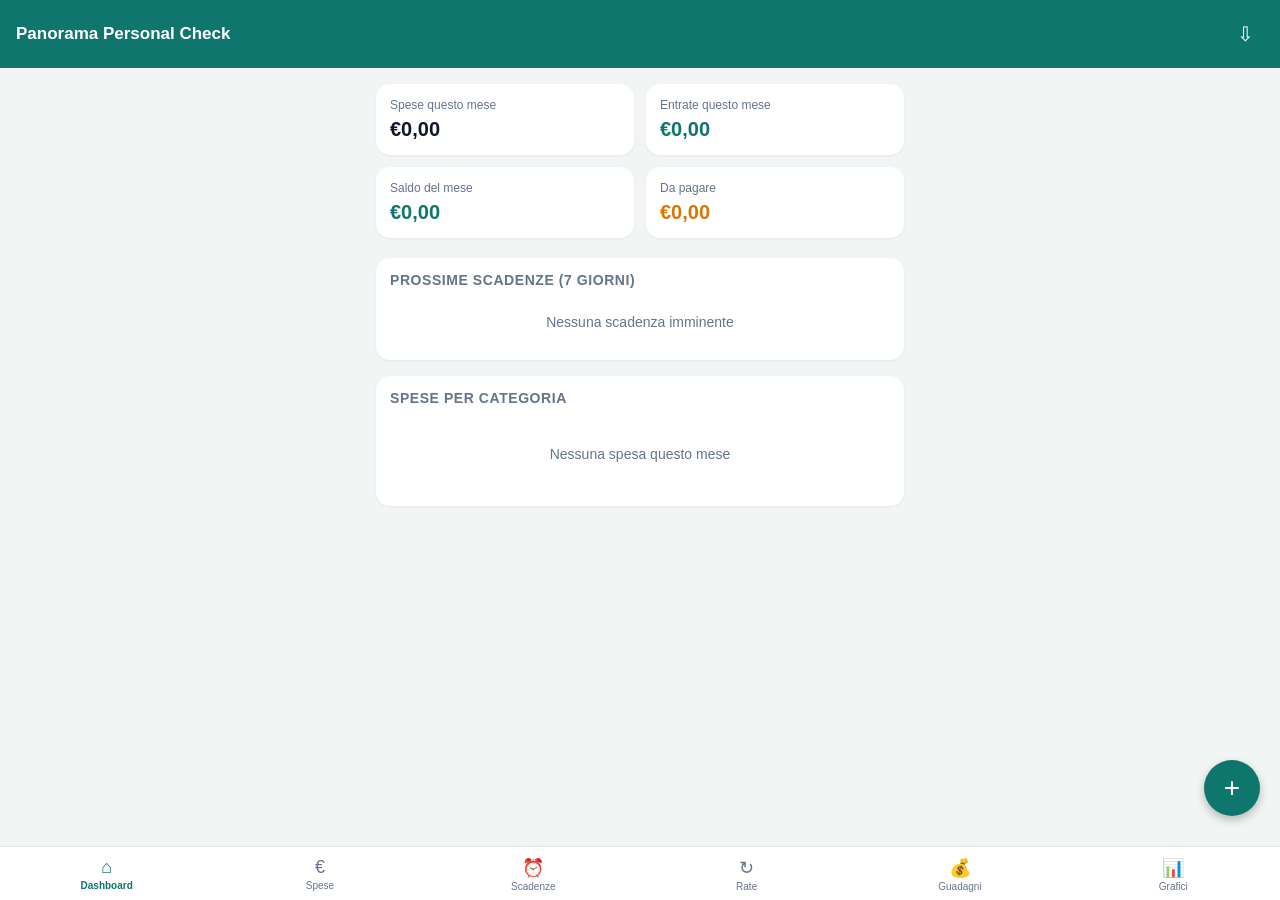
<file: index.html>
<!DOCTYPE html>
<html lang="it">
<head>
<meta charset="UTF-8">
<meta name="viewport" content="width=device-width, initial-scale=1, viewport-fit=cover">
<meta name="theme-color" content="#0f766e">
<meta name="description" content="Tieni traccia delle tue spese e delle scadenze economiche">
<title>Panorama Personal Check</title>
<link rel="manifest" href="manifest.json">
<link rel="icon" href="icons/icon.svg" type="image/svg+xml">
<link rel="apple-touch-icon" href="icons/icon.svg">
<meta name="apple-mobile-web-app-capable" content="yes">
<meta name="apple-mobile-web-app-status-bar-style" content="black-translucent">
<link rel="stylesheet" href="css/style.css">
</head>
<body>

<header class="app-header">
  <h1>Panorama Personal Check</h1>
  <button id="btn-export" class="icon-btn" title="Esporta backup" aria-label="Esporta backup">⇩</button>
</header>

<main id="view-dashboard" class="view">
  <section class="summary-cards">
    <div class="card card-spese">
      <span class="card-label">Spese questo mese</span>
      <span class="card-value" id="sum-expenses-month">€0,00</span>
    </div>
    <div class="card card-entrate">
      <span class="card-label">Entrate questo mese</span>
      <span class="card-value" id="sum-income-month">€0,00</span>
    </div>
    <div class="card card-saldo">
      <span class="card-label">Saldo del mese</span>
      <span class="card-value" id="sum-balance-month">€0,00</span>
    </div>
    <div class="card card-da-pagare">
      <span class="card-label">Da pagare</span>
      <span class="card-value" id="sum-unpaid">€0,00</span>
    </div>
  </section>

  <section class="panel" id="panel-overdue" hidden>
    <h2 class="panel-title panel-title-danger">Scadute</h2>
    <ul class="item-list" id="list-overdue"></ul>
  </section>

  <section class="panel">
    <h2 class="panel-title">Prossime scadenze (7 giorni)</h2>
    <ul class="item-list" id="list-upcoming">
      <li class="empty-state">Nessuna scadenza imminente</li>
    </ul>
  </section>

  <section class="panel">
    <h2 class="panel-title">Spese per categoria</h2>
    <div class="chart" id="chart-categories">
      <p class="empty-state">Nessuna spesa questo mese</p>
    </div>
  </section>
</main>

<main id="view-expenses" class="view" hidden>
  <div class="month-switcher">
    <button id="expenses-prev" class="icon-btn" aria-label="Mese precedente">‹</button>
    <span id="expenses-month-label">-</span>
    <button id="expenses-next" class="icon-btn" aria-label="Mese successivo">›</button>
  </div>
  <div class="list-total" id="expenses-total">Totale: €0,00</div>
  <ul class="item-list" id="list-expenses"></ul>
</main>

<main id="view-deadlines" class="view" hidden>
  <div class="filter-tabs">
    <button class="filter-tab active" data-filter="open">Da pagare</button>
    <button class="filter-tab" data-filter="paid">Pagate</button>
  </div>
  <ul class="item-list" id="list-deadlines"></ul>
</main>

<main id="view-installments" class="view" hidden>
  <div class="list-total" id="installments-total">Nessuna rata attiva</div>
  <ul class="item-list" id="list-installments"></ul>
</main>

<main id="view-incomes" class="view" hidden>
  <div class="filter-tabs">
    <button class="filter-tab active" data-income-filter="entrate">Entrate</button>
    <button class="filter-tab" data-income-filter="ricorrenti">Ricorrenti</button>
  </div>

  <div id="income-entrate-panel">
    <div class="month-switcher">
      <button id="income-prev" class="icon-btn" aria-label="Mese precedente">‹</button>
      <span id="income-month-label">-</span>
      <button id="income-next" class="icon-btn" aria-label="Mese successivo">›</button>
    </div>
    <div class="list-total" id="income-total">Totale: €0,00</div>
    <ul class="item-list" id="list-incomes"></ul>
  </div>

  <div id="income-ricorrenti-panel" hidden>
    <ul class="item-list" id="list-income-schedules"></ul>
  </div>
</main>

<main id="view-charts" class="view" hidden>
  <section class="panel">
    <p class="empty-state">Sezione grafici in arrivo.</p>
  </section>
</main>

<nav class="bottom-nav">
  <button class="nav-btn active" data-view="dashboard">
    <span class="nav-icon">⌂</span><span>Dashboard</span>
  </button>
  <button class="nav-btn" data-view="expenses">
    <span class="nav-icon">€</span><span>Spese</span>
  </button>
  <button class="nav-btn" data-view="deadlines">
    <span class="nav-icon">⏰</span><span>Scadenze</span>
  </button>
  <button class="nav-btn" data-view="installments">
    <span class="nav-icon">↻</span><span>Rate</span>
  </button>
  <button class="nav-btn" data-view="incomes">
    <span class="nav-icon">💰</span><span>Guadagni</span>
  </button>
  <button class="nav-btn" data-view="charts">
    <span class="nav-icon">📊</span><span>Grafici</span>
  </button>
</nav>

<button id="fab" class="fab" aria-label="Aggiungi">+</button>

<div id="modal-overlay" class="modal-overlay" hidden>
  <div class="modal">
    <div class="modal-header">
      <h2 id="modal-title">Nuova spesa</h2>
      <button id="modal-close" class="icon-btn" aria-label="Chiudi">✕</button>
    </div>

    <div class="type-toggle" id="type-toggle-expense">
      <button type="button" class="type-btn active" data-type="expense">Spesa</button>
      <button type="button" class="type-btn" data-type="deadline">Scadenza</button>
      <button type="button" class="type-btn" data-type="installment">Rata</button>
    </div>

    <div class="type-toggle" id="type-toggle-income" hidden>
      <button type="button" class="type-btn" data-type="income">Entrata</button>
      <button type="button" class="type-btn" data-type="income_recurring">Entrata ricorrente</button>
    </div>

    <form id="entry-form">
      <input type="hidden" id="entry-id">

      <label class="field">
        <span>Descrizione</span>
        <input type="text" id="field-description" required placeholder="Es. Bolletta luce">
      </label>

      <label class="field">
        <span id="field-amount-label">Importo (€)</span>
        <input type="number" id="field-amount" required step="0.01" min="0" inputmode="decimal" placeholder="0,00">
      </label>

      <label class="field">
        <span>Categoria</span>
        <select id="field-category"></select>
      </label>

      <label class="field" id="field-date-wrap">
        <span id="field-date-label">Data</span>
        <input type="date" id="field-date" required>
      </label>

      <label class="field" id="field-date-end-wrap" hidden>
        <span>Data fine</span>
        <input type="date" id="field-date-end">
      </label>

      <label class="field" id="field-recurring-wrap" hidden>
        <span>Ricorrenza</span>
        <select id="field-recurring">
          <option value="none">Nessuna</option>
          <option value="monthly">Mensile</option>
          <option value="yearly">Annuale</option>
        </select>
      </label>

      <label class="field">
        <span>Note (opzionale)</span>
        <input type="text" id="field-note" placeholder="Facoltativo">
      </label>

      <div class="modal-actions">
        <button type="button" id="btn-delete" class="btn btn-danger" hidden>Elimina</button>
        <button type="submit" class="btn btn-primary">Salva</button>
      </div>
    </form>
  </div>
</div>

<div id="toast" class="toast" hidden></div>

<script src="js/app.js"></script>
</body>
</html>
</file>
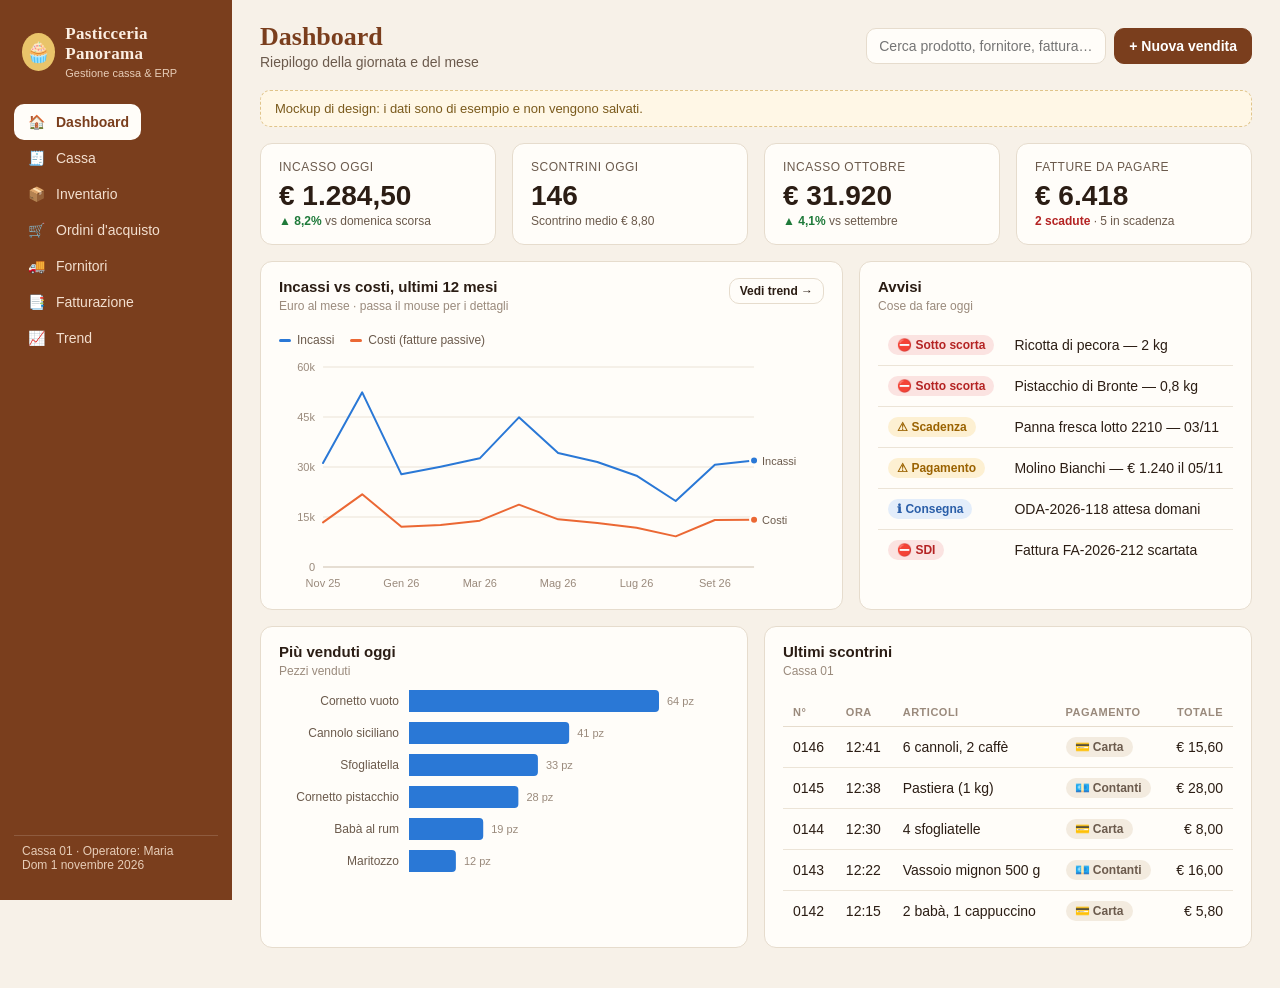
<file: pasticceria/design.html>
<!DOCTYPE html>
<html lang="it">
<head>
<meta charset="UTF-8">
<meta name="viewport" content="width=device-width, initial-scale=1">
<title>Pasticceria – Gestione Cassa (design)</title>
<style>
  :root {
    color-scheme: light;
    --bg: #f7f1e8;
    --surface: #fffdf9;
    --surface-2: #f3ebdf;
    --border: #e6dccd;
    --text: #2b1d14;
    --text-2: #6b5a4c;
    --muted: #9a8a7c;
    --brand: #7a3e1d;        /* cioccolato */
    --brand-2: #a85a2c;
    --accent: #e9c46a;       /* crema */
    --pistacchio: #8aa34a;
    /* data viz (palette di riferimento validata) */
    --series-1: #2a78d6;
    --series-2: #eb6834;
    --grid: #ece4d7;
    /* stati riservati */
    --ok: #1f7a3a;   --ok-bg: #e3f3e6;
    --warn: #9a6200; --warn-bg: #fdf0d2;
    --bad: #b42323;  --bad-bg: #fbe3e1;
    --info: #2a5ea8; --info-bg: #e3edfa;
    --radius: 12px;
  }
  * { box-sizing: border-box; }
  body { margin: 0; font-family: "Segoe UI", Roboto, -apple-system, Arial, sans-serif; background: var(--bg); color: var(--text); font-size: 14px; }
  h1, h2, h3 { margin: 0; }
  .app { display: grid; grid-template-columns: 232px 1fr; min-height: 100vh; }

  /* Sidebar */
  aside { background: var(--brand); color: #fbeee2; padding: 20px 14px; display: flex; flex-direction: column; gap: 4px; position: sticky; top: 0; height: 100vh; }
  .logo { display: flex; align-items: center; gap: 10px; padding: 4px 8px 20px; }
  .logo-mark { width: 38px; height: 38px; border-radius: 50%; background: var(--accent); display: grid; place-items: center; font-size: 20px; }
  .logo b { display: block; font-family: Georgia, serif; font-size: 17px; letter-spacing: .3px; }
  .logo small { color: #e7cdb8; font-size: 11px; }
  nav button { all: unset; cursor: pointer; display: flex; align-items: center; gap: 10px; padding: 10px 12px; border-radius: 10px; color: #f3dfcf; font-size: 14px; }
  nav button:hover { background: rgba(255,255,255,.08); }
  nav button.active { background: #fffdf9; color: var(--brand); font-weight: 600; }
  nav .ico { width: 20px; text-align: center; }
  .side-foot { margin-top: auto; font-size: 12px; color: #e7cdb8; padding: 8px; border-top: 1px solid rgba(255,255,255,.15); }

  /* Main */
  main { padding: 22px 28px 40px; }
  .topbar { display: flex; align-items: center; justify-content: space-between; margin-bottom: 20px; gap: 16px; }
  .topbar h1 { font-family: Georgia, serif; font-size: 26px; color: var(--brand); }
  .topbar .sub { color: var(--text-2); margin-top: 2px; }
  .top-actions { display: flex; gap: 8px; align-items: center; }
  .search { border: 1px solid var(--border); background: var(--surface); border-radius: 10px; padding: 9px 12px; width: 240px; font: inherit; }
  .btn { border: 1px solid var(--border); background: var(--surface); color: var(--text); padding: 9px 14px; border-radius: 10px; font: inherit; font-weight: 600; cursor: pointer; }
  .btn.primary { background: var(--brand); border-color: var(--brand); color: #fff; }
  .btn.primary:hover { background: var(--brand-2); }
  .btn.sm { padding: 5px 10px; font-size: 12px; }

  .view { display: none; }
  .view.active { display: block; }

  .grid { display: grid; gap: 16px; }
  .g4 { grid-template-columns: repeat(4, 1fr); }
  .g2 { grid-template-columns: 2fr 1fr; }
  .g2e { grid-template-columns: 1fr 1fr; }
  .card { background: var(--surface); border: 1px solid var(--border); border-radius: var(--radius); padding: 16px 18px; }
  .card h3 { font-size: 15px; margin-bottom: 4px; }
  .card .hint { color: var(--muted); font-size: 12px; margin-bottom: 12px; }
  .card-head { display: flex; justify-content: space-between; align-items: flex-start; gap: 10px; margin-bottom: 8px; }

  /* KPI */
  .kpi .label { color: var(--text-2); font-size: 12px; text-transform: uppercase; letter-spacing: .5px; }
  .kpi .value { font-size: 28px; font-weight: 700; margin: 6px 0 2px; font-variant-numeric: tabular-nums; }
  .kpi .delta { font-size: 12px; color: var(--text-2); }
  .delta .up { color: var(--ok); font-weight: 600; }
  .delta .down { color: var(--bad); font-weight: 600; }

  /* Tabelle */
  table { width: 100%; border-collapse: collapse; }
  th { text-align: left; font-size: 11px; text-transform: uppercase; letter-spacing: .5px; color: var(--muted); font-weight: 600; padding: 8px 10px; border-bottom: 1px solid var(--border); }
  td { padding: 10px; white-space: nowrap; border-bottom: 1px solid var(--grid); vertical-align: middle; }
  tr:last-child td { border-bottom: none; }
  td.num, th.num { text-align: right; font-variant-numeric: tabular-nums; }
  tbody tr:hover { background: #fbf6ef; }
  .muted { color: var(--muted); }
  .badge { display: inline-flex; align-items: center; gap: 4px; padding: 3px 9px; border-radius: 999px; font-size: 12px; font-weight: 600; white-space: nowrap; }
  .b-ok { background: var(--ok-bg); color: var(--ok); }
  .b-warn { background: var(--warn-bg); color: var(--warn); }
  .b-bad { background: var(--bad-bg); color: var(--bad); }
  .b-info { background: var(--info-bg); color: var(--info); }
  .b-neutral { background: var(--surface-2); color: var(--text-2); }
  .stock-bar { height: 6px; background: var(--surface-2); border-radius: 4px; overflow: hidden; width: 90px; display: inline-block; vertical-align: middle; margin-right: 8px; }
  .stock-bar i { display: block; height: 100%; border-radius: 4px; background: var(--pistacchio); }
  .stock-bar i.low { background: var(--bad); }
  .stock-bar i.mid { background: #d49a1c; }

  .tabs { display: inline-flex; background: var(--surface-2); border-radius: 10px; padding: 3px; gap: 2px; }
  .tabs button { all: unset; cursor: pointer; padding: 7px 14px; border-radius: 8px; font-weight: 600; color: var(--text-2); }
  .tabs button.active { background: var(--surface); color: var(--brand); box-shadow: 0 1px 2px rgba(0,0,0,.08); }
  .toolbar { display: flex; justify-content: space-between; align-items: center; margin-bottom: 14px; gap: 10px; flex-wrap: wrap; }
  .chips { display: flex; gap: 6px; flex-wrap: wrap; }
  .chip { border: 1px solid var(--border); background: var(--surface); padding: 6px 12px; border-radius: 999px; cursor: pointer; font: inherit; font-size: 13px; }
  .chip.active { background: var(--brand); color: #fff; border-color: var(--brand); }

  /* Cassa */
  .pos { display: grid; grid-template-columns: 1fr 360px; gap: 16px; align-items: start; }
  .products { display: grid; grid-template-columns: repeat(auto-fill, minmax(140px, 1fr)); gap: 12px; }
  .prod { background: var(--surface); border: 1px solid var(--border); border-radius: var(--radius); padding: 14px 12px; cursor: pointer; text-align: left; font: inherit; transition: transform .08s, box-shadow .08s; }
  .prod:hover { box-shadow: 0 4px 12px rgba(122,62,29,.12); transform: translateY(-1px); }
  .prod:active { transform: scale(.98); }
  .prod .em { font-size: 30px; }
  .prod .n { font-weight: 600; margin-top: 6px; }
  .prod .p { color: var(--brand); font-weight: 700; margin-top: 2px; }
  .prod .u { color: var(--muted); font-size: 12px; }
  .receipt { position: sticky; top: 16px; }
  .receipt .lines { min-height: 180px; max-height: 320px; overflow: auto; margin: 8px 0; }
  .line { display: grid; grid-template-columns: 1fr auto auto; gap: 10px; align-items: center; padding: 8px 0; border-bottom: 1px dashed var(--border); }
  .qty { display: inline-flex; align-items: center; gap: 6px; }
  .qty button { width: 24px; height: 24px; border-radius: 6px; border: 1px solid var(--border); background: var(--surface-2); cursor: pointer; font-weight: 700; }
  .totals div { display: flex; justify-content: space-between; padding: 3px 0; color: var(--text-2); }
  .totals .grand { font-size: 22px; font-weight: 700; color: var(--text); padding-top: 8px; border-top: 1px solid var(--border); margin-top: 6px; }
  .pay { display: grid; grid-template-columns: 1fr 1fr; gap: 8px; margin-top: 12px; }
  .pay .btn { padding: 12px; }
  .empty { text-align: center; color: var(--muted); padding: 50px 0; }

  /* Fornitori */
  .sup-grid { display: grid; grid-template-columns: repeat(auto-fill, minmax(280px, 1fr)); gap: 14px; }
  .sup .row { display: flex; justify-content: space-between; font-size: 13px; padding: 4px 0; }
  .sup .row span:first-child { color: var(--muted); }
  .avatar { width: 40px; height: 40px; border-radius: 10px; background: var(--surface-2); display: grid; place-items: center; font-size: 20px; }

  /* Grafici */
  .chart { position: relative; }
  .chart svg { display: block; width: 100%; height: auto; overflow: visible; }
  .chart text { font-size: 11px; fill: var(--muted); font-variant-numeric: tabular-nums; }
  .legend { display: flex; gap: 16px; font-size: 12px; color: var(--text-2); margin-bottom: 6px; }
  .legend i { display: inline-block; width: 12px; height: 3px; border-radius: 2px; vertical-align: middle; margin-right: 6px; }
  .tip { position: absolute; pointer-events: none; background: #2b1d14; color: #fff; padding: 8px 10px; border-radius: 8px; font-size: 12px; line-height: 1.5; white-space: nowrap; transform: translate(-50%, -110%); opacity: 0; transition: opacity .1s; z-index: 5; }
  .tip b { font-weight: 600; }
  .tip .sw { display: inline-block; width: 8px; height: 8px; border-radius: 50%; margin-right: 6px; }

  .note { background: #fff7e6; border: 1px dashed #e0c48a; color: #7a5a1c; padding: 10px 14px; border-radius: 10px; font-size: 13px; margin-bottom: 16px; }

  @media (max-width: 1000px) {
    .app { grid-template-columns: 1fr; }
    aside { position: static; height: auto; flex-direction: row; flex-wrap: wrap; }
    .logo, .side-foot { display: none; }
    .g4 { grid-template-columns: repeat(2, 1fr); }
    .g2, .g2e, .pos { grid-template-columns: 1fr; }
  }
</style>
</head>
<body>
<div class="app">
  <aside>
    <div class="logo">
      <div class="logo-mark">🧁</div>
      <div><b>Pasticceria Panorama</b><small>Gestione cassa &amp; ERP</small></div>
    </div>
    <nav id="nav">
      <button data-view="dashboard" class="active"><span class="ico">🏠</span>Dashboard</button>
      <button data-view="cassa"><span class="ico">🧾</span>Cassa</button>
      <button data-view="inventario"><span class="ico">📦</span>Inventario</button>
      <button data-view="ordini"><span class="ico">🛒</span>Ordini d'acquisto</button>
      <button data-view="fornitori"><span class="ico">🚚</span>Fornitori</button>
      <button data-view="fatture"><span class="ico">📑</span>Fatturazione</button>
      <button data-view="trend"><span class="ico">📈</span>Trend</button>
    </nav>
    <div class="side-foot">Cassa 01 · Operatore: Maria<br>Dom 1 novembre 2026</div>
  </aside>

  <main>
    <div class="topbar">
      <div>
        <h1 id="title">Dashboard</h1>
        <div class="sub" id="subtitle">Riepilogo della giornata e del mese</div>
      </div>
      <div class="top-actions">
        <input class="search" placeholder="Cerca prodotto, fornitore, fattura…">
        <button class="btn primary" data-goto="cassa">+ Nuova vendita</button>
      </div>
    </div>

    <!-- ============ DASHBOARD ============ -->
    <section class="view active" id="v-dashboard">
      <div class="note">Mockup di design: i dati sono di esempio e non vengono salvati.</div>
      <div class="grid g4">
        <div class="card kpi"><div class="label">Incasso oggi</div><div class="value">€ 1.284,50</div><div class="delta"><span class="up">▲ 8,2%</span> vs domenica scorsa</div></div>
        <div class="card kpi"><div class="label">Scontrini oggi</div><div class="value">146</div><div class="delta">Scontrino medio € 8,80</div></div>
        <div class="card kpi"><div class="label">Incasso ottobre</div><div class="value">€ 31.920</div><div class="delta"><span class="up">▲ 4,1%</span> vs settembre</div></div>
        <div class="card kpi"><div class="label">Fatture da pagare</div><div class="value">€ 6.418</div><div class="delta"><span class="down">2 scadute</span> · 5 in scadenza</div></div>
      </div>

      <div class="grid g2" style="margin-top:16px">
        <div class="card">
          <div class="card-head"><div><h3>Incassi vs costi, ultimi 12 mesi</h3><div class="hint">Euro al mese · passa il mouse per i dettagli</div></div><button class="btn sm" data-goto="trend">Vedi trend →</button></div>
          <div class="legend"><span><i style="background:var(--series-1)"></i>Incassi</span><span><i style="background:var(--series-2)"></i>Costi (fatture passive)</span></div>
          <div class="chart" id="chart-dash"></div>
        </div>
        <div class="card">
          <h3>Avvisi</h3><div class="hint">Cose da fare oggi</div>
          <table>
            <tr><td><span class="badge b-bad">⛔ Sotto scorta</span></td><td>Ricotta di pecora — 2 kg</td></tr>
            <tr><td><span class="badge b-bad">⛔ Sotto scorta</span></td><td>Pistacchio di Bronte — 0,8 kg</td></tr>
            <tr><td><span class="badge b-warn">⚠ Scadenza</span></td><td>Panna fresca lotto 2210 — 03/11</td></tr>
            <tr><td><span class="badge b-warn">⚠ Pagamento</span></td><td>Molino Bianchi — € 1.240 il 05/11</td></tr>
            <tr><td><span class="badge b-info">ℹ Consegna</span></td><td>ODA-2026-118 attesa domani</td></tr>
            <tr><td><span class="badge b-bad">⛔ SDI</span></td><td>Fattura FA-2026-212 scartata</td></tr>
          </table>
        </div>
      </div>

      <div class="grid g2e" style="margin-top:16px">
        <div class="card">
          <h3>Più venduti oggi</h3><div class="hint">Pezzi venduti</div>
          <div class="chart" id="chart-top"></div>
        </div>
        <div class="card">
          <div class="card-head"><div><h3>Ultimi scontrini</h3><div class="hint">Cassa 01</div></div></div>
          <table>
            <thead><tr><th>N°</th><th>Ora</th><th>Articoli</th><th>Pagamento</th><th class="num">Totale</th></tr></thead>
            <tbody>
              <tr><td>0146</td><td>12:41</td><td>6 cannoli, 2 caffè</td><td><span class="badge b-neutral">💳 Carta</span></td><td class="num">€ 15,60</td></tr>
              <tr><td>0145</td><td>12:38</td><td>Pastiera (1 kg)</td><td><span class="badge b-neutral">💶 Contanti</span></td><td class="num">€ 28,00</td></tr>
              <tr><td>0144</td><td>12:30</td><td>4 sfogliatelle</td><td><span class="badge b-neutral">💳 Carta</span></td><td class="num">€ 8,00</td></tr>
              <tr><td>0143</td><td>12:22</td><td>Vassoio mignon 500 g</td><td><span class="badge b-neutral">💶 Contanti</span></td><td class="num">€ 16,00</td></tr>
              <tr><td>0142</td><td>12:15</td><td>2 babà, 1 cappuccino</td><td><span class="badge b-neutral">💳 Carta</span></td><td class="num">€ 5,80</td></tr>
            </tbody>
          </table>
        </div>
      </div>
    </section>

    <!-- ============ CASSA ============ -->
    <section class="view" id="v-cassa">
      <div class="pos">
        <div>
          <div class="toolbar">
            <div class="chips" id="cat-chips">
              <button class="chip active" data-cat="all">Tutti</button>
              <button class="chip" data-cat="pasticceria">Pasticceria</button>
              <button class="chip" data-cat="colazione">Colazione</button>
              <button class="chip" data-cat="torte">Torte &amp; dolci a peso</button>
              <button class="chip" data-cat="bar">Bar</button>
            </div>
          </div>
          <div class="products" id="products"></div>
        </div>
        <div class="card receipt">
          <div class="card-head"><div><h3>Scontrino n° 0147</h3><div class="hint">Cassa 01 · Maria</div></div><button class="btn sm" id="clear">Svuota</button></div>
          <div class="lines" id="lines"></div>
          <div class="totals">
            <div><span>Imponibile</span><span id="t-net">€ 0,00</span></div>
            <div><span>IVA 10%</span><span id="t-vat">€ 0,00</span></div>
            <div class="grand"><span>Totale</span><span id="t-tot">€ 0,00</span></div>
          </div>
          <div class="pay">
            <button class="btn">💶 Contanti</button>
            <button class="btn">💳 Carta / POS</button>
            <button class="btn">🎟 Buono</button>
            <button class="btn primary">Emetti scontrino</button>
          </div>
        </div>
      </div>
    </section>

    <!-- ============ INVENTARIO ============ -->
    <section class="view" id="v-inventario">
      <div class="toolbar">
        <div class="tabs"><button class="active">Materie prime</button><button>Prodotti finiti</button><button>Packaging</button></div>
        <div class="top-actions"><button class="btn">⇩ Esporta</button><button class="btn">Rettifica giacenza</button><button class="btn primary">+ Nuovo articolo</button></div>
      </div>
      <div class="grid g4" style="margin-bottom:16px">
        <div class="card kpi"><div class="label">Articoli a magazzino</div><div class="value">84</div></div>
        <div class="card kpi"><div class="label">Valore giacenza</div><div class="value">€ 7.940</div></div>
        <div class="card kpi"><div class="label">Sotto scorta</div><div class="value" style="color:var(--bad)">3</div></div>
        <div class="card kpi"><div class="label">In scadenza (7 gg)</div><div class="value" style="color:var(--warn)">5</div></div>
      </div>
      <div class="card">
        <table>
          <thead><tr><th>Articolo</th><th>Categoria</th><th>Fornitore</th><th>Giacenza</th><th class="num">Scorta min.</th><th>Lotto / scadenza</th><th class="num">Costo unit.</th><th>Stato</th></tr></thead>
          <tbody>
            <tr><td><b>Farina 00 W300</b></td><td>Farine</td><td>Molino Bianchi</td><td><span class="stock-bar"><i style="width:78%"></i></span>125 kg</td><td class="num">50 kg</td><td>L-2610 · 03/2027</td><td class="num">€ 0,82/kg</td><td><span class="badge b-ok">✓ OK</span></td></tr>
            <tr><td><b>Burro di centrifuga</b></td><td>Latticini</td><td>Latteria Alpina</td><td><span class="stock-bar"><i class="mid" style="width:38%"></i></span>18 kg</td><td class="num">15 kg</td><td>B-1029 · 20/11</td><td class="num">€ 9,40/kg</td><td><span class="badge b-warn">⚠ Quasi finito</span></td></tr>
            <tr><td><b>Ricotta di pecora</b></td><td>Latticini</td><td>Caseificio Valle Verde</td><td><span class="stock-bar"><i class="low" style="width:12%"></i></span>2 kg</td><td class="num">8 kg</td><td>R-3110 · 04/11</td><td class="num">€ 7,20/kg</td><td><span class="badge b-bad">⛔ Sotto scorta</span></td></tr>
            <tr><td><b>Pistacchio di Bronte DOP</b></td><td>Frutta secca</td><td>Agrumi di Sicilia</td><td><span class="stock-bar"><i class="low" style="width:10%"></i></span>0,8 kg</td><td class="num">2 kg</td><td>P-0926 · 09/2027</td><td class="num">€ 48,00/kg</td><td><span class="badge b-bad">⛔ Sotto scorta</span></td></tr>
            <tr><td><b>Panna fresca 35%</b></td><td>Latticini</td><td>Latteria Alpina</td><td><span class="stock-bar"><i style="width:60%"></i></span>12 l</td><td class="num">6 l</td><td>P-2210 · 03/11</td><td class="num">€ 4,10/l</td><td><span class="badge b-warn">⚠ In scadenza</span></td></tr>
            <tr><td><b>Zucchero semolato</b></td><td>Zuccheri</td><td>Molino Bianchi</td><td><span class="stock-bar"><i style="width:85%"></i></span>90 kg</td><td class="num">30 kg</td><td>Z-0801 · 08/2028</td><td class="num">€ 1,05/kg</td><td><span class="badge b-ok">✓ OK</span></td></tr>
            <tr><td><b>Cioccolato fondente 70%</b></td><td>Cioccolato</td><td>Cacao &amp; Co.</td><td><span class="stock-bar"><i style="width:55%"></i></span>14 kg</td><td class="num">5 kg</td><td>C-7012 · 06/2027</td><td class="num">€ 14,50/kg</td><td><span class="badge b-ok">✓ OK</span></td></tr>
            <tr><td><b>Uova fresche cat. A</b></td><td>Uova</td><td>Cascina Il Gelso</td><td><span class="stock-bar"><i class="low" style="width:18%"></i></span>90 pz</td><td class="num">180 pz</td><td>U-3010 · 18/11</td><td class="num">€ 0,28/pz</td><td><span class="badge b-bad">⛔ Sotto scorta</span></td></tr>
            <tr><td><b>Canditi d'arancia</b></td><td>Frutta</td><td>Agrumi di Sicilia</td><td><span class="stock-bar"><i style="width:70%"></i></span>6 kg</td><td class="num">2 kg</td><td>A-0915 · 02/2027</td><td class="num">€ 11,00/kg</td><td><span class="badge b-ok">✓ OK</span></td></tr>
            <tr><td><b>Vassoi dorati 25 cm</b></td><td>Packaging</td><td>Cartotecnica Rossi</td><td><span class="stock-bar"><i style="width:65%"></i></span>320 pz</td><td class="num">100 pz</td><td class="muted">—</td><td class="num">€ 0,35/pz</td><td><span class="badge b-ok">✓ OK</span></td></tr>
          </tbody>
        </table>
      </div>
    </section>

    <!-- ============ ORDINI D'ACQUISTO ============ -->
    <section class="view" id="v-ordini">
      <div class="toolbar">
        <div class="chips"><button class="chip active">Tutti</button><button class="chip">Bozze</button><button class="chip">Inviati</button><button class="chip">Ricevuti</button><button class="chip">Annullati</button></div>
        <div class="top-actions"><button class="btn">✨ Proponi ordine da sotto scorta</button><button class="btn primary">+ Nuovo ordine</button></div>
      </div>
      <div class="grid g2">
        <div class="card">
          <table>
            <thead><tr><th>N° ordine</th><th>Data</th><th>Fornitore</th><th>Righe</th><th>Consegna prevista</th><th class="num">Totale</th><th>Stato</th></tr></thead>
            <tbody>
              <tr><td><b>ODA-2026-119</b></td><td>01/11</td><td>Caseificio Valle Verde</td><td>2</td><td>03/11</td><td class="num">€ 186,00</td><td><span class="badge b-neutral">✎ Bozza</span></td></tr>
              <tr><td><b>ODA-2026-118</b></td><td>30/10</td><td>Agrumi di Sicilia</td><td>3</td><td>02/11</td><td class="num">€ 642,50</td><td><span class="badge b-info">✉ Inviato</span></td></tr>
              <tr><td><b>ODA-2026-117</b></td><td>28/10</td><td>Latteria Alpina</td><td>4</td><td>29/10</td><td class="num">€ 512,80</td><td><span class="badge b-warn">◐ Ricevuto parz.</span></td></tr>
              <tr><td><b>ODA-2026-116</b></td><td>25/10</td><td>Molino Bianchi</td><td>3</td><td>27/10</td><td class="num">€ 1.240,00</td><td><span class="badge b-ok">✓ Ricevuto</span></td></tr>
              <tr><td><b>ODA-2026-115</b></td><td>22/10</td><td>Cartotecnica Rossi</td><td>5</td><td>26/10</td><td class="num">€ 388,20</td><td><span class="badge b-ok">✓ Ricevuto</span></td></tr>
              <tr><td><b>ODA-2026-114</b></td><td>20/10</td><td>Cacao &amp; Co.</td><td>2</td><td>23/10</td><td class="num">€ 870,00</td><td><span class="badge b-ok">✓ Ricevuto</span></td></tr>
              <tr><td><b>ODA-2026-113</b></td><td>18/10</td><td>Cascina Il Gelso</td><td>1</td><td>—</td><td class="num">€ 75,60</td><td><span class="badge b-bad">✕ Annullato</span></td></tr>
            </tbody>
          </table>
        </div>
        <div class="card">
          <div class="card-head"><div><h3>ODA-2026-119</h3><div class="hint">Bozza · Caseificio Valle Verde</div></div><span class="badge b-neutral">✎ Bozza</span></div>
          <table>
            <thead><tr><th>Articolo</th><th class="num">Q.tà</th><th class="num">Prezzo</th><th class="num">Totale</th></tr></thead>
            <tbody>
              <tr><td>Ricotta di pecora</td><td class="num">20 kg</td><td class="num">€ 7,20</td><td class="num">€ 144,00</td></tr>
              <tr><td>Mascarpone</td><td class="num">6 kg</td><td class="num">€ 7,00</td><td class="num">€ 42,00</td></tr>
            </tbody>
          </table>
          <div class="totals" style="margin-top:10px">
            <div><span>Imponibile</span><span>€ 186,00</span></div>
            <div><span>IVA 4%</span><span>€ 7,44</span></div>
            <div class="grand"><span>Totale</span><span>€ 193,44</span></div>
          </div>
          <div class="pay"><button class="btn">Modifica</button><button class="btn primary">Invia via e-mail</button></div>
          <p class="muted" style="font-size:12px;margin-top:10px">Alla ricezione la merce viene caricata in inventario e l'ordine si collega alla fattura passiva del fornitore.</p>
        </div>
      </div>
    </section>

    <!-- ============ FORNITORI ============ -->
    <section class="view" id="v-fornitori">
      <div class="toolbar">
        <div class="chips"><button class="chip active">Tutti (6)</button><button class="chip">Latticini</button><button class="chip">Farine</button><button class="chip">Frutta secca</button><button class="chip">Packaging</button></div>
        <button class="btn primary">+ Nuovo fornitore</button>
      </div>
      <div class="sup-grid" id="suppliers"></div>
    </section>

    <!-- ============ FATTURAZIONE ============ -->
    <section class="view" id="v-fatture">
      <div class="toolbar">
        <div class="tabs" id="inv-tabs"><button class="active" data-t="attive">Fatture attive (emesse)</button><button data-t="passive">Fatture passive (ricevute)</button></div>
        <div class="top-actions"><button class="btn">⇩ Esporta XML / CSV</button><button class="btn primary">+ Nuova fattura</button></div>
      </div>
      <div class="grid g4" style="margin-bottom:16px" id="inv-kpi"></div>
      <div class="card"><table id="inv-table"></table></div>
      <p class="muted" style="font-size:12px;margin-top:10px">Fatturazione elettronica tramite SDI (formato FatturaPA). Le fatture passive arrivano dal cassetto fiscale e si abbinano agli ordini d'acquisto.</p>
    </section>

    <!-- ============ TREND ============ -->
    <section class="view" id="v-trend">
      <div class="toolbar">
        <div class="chips"><button class="chip">Mese</button><button class="chip">Trimestre</button><button class="chip active">12 mesi</button><button class="chip">Personalizzato</button></div>
        <button class="btn">⇩ Esporta report</button>
      </div>
      <div class="grid g4" style="margin-bottom:16px">
        <div class="card kpi"><div class="label">Incassi 12 mesi</div><div class="value">€ 402.600</div><div class="delta"><span class="up">▲ 6,3%</span> vs anno prec.</div></div>
        <div class="card kpi"><div class="label">Costi 12 mesi</div><div class="value">€ 171.300</div><div class="delta"><span class="down">▲ 9,1%</span> vs anno prec.</div></div>
        <div class="card kpi"><div class="label">Margine lordo</div><div class="value">57,5%</div><div class="delta">−1,2 punti</div></div>
        <div class="card kpi"><div class="label">Mese migliore</div><div class="value">Dicembre</div><div class="delta">Panettoni e torte natalizie</div></div>
      </div>
      <div class="card">
        <h3>Incassi vs costi</h3><div class="hint">Euro al mese, novembre 2025 – ottobre 2026</div>
        <div class="legend"><span><i style="background:var(--series-1)"></i>Incassi</span><span><i style="background:var(--series-2)"></i>Costi (fatture passive)</span></div>
        <div class="chart" id="chart-trend"></div>
      </div>
      <div class="grid g2e" style="margin-top:16px">
        <div class="card">
          <h3>Fatturato per categoria</h3><div class="hint">Ultimi 12 mesi, euro</div>
          <div class="chart" id="chart-cat"></div>
        </div>
        <div class="card">
          <h3>Incasso medio per fascia oraria</h3><div class="hint">Euro per ora, ultimi 30 giorni</div>
          <div class="chart" id="chart-hours"></div>
        </div>
      </div>
    </section>
  </main>
</div>

<script>
// ---------- Utilità ----------
const eur = (n, d = 2) => {
  const [i, f] = Math.abs(n).toFixed(d).split('.');
  return (n < 0 ? '−' : '') + '€ ' + i.replace(/\B(?=(\d{3})+(?!\d))/g, '.') + (f ? ',' + f : '');
};
const $ = s => document.querySelector(s);

// ---------- Navigazione ----------
const titles = {
  dashboard: ['Dashboard', 'Riepilogo della giornata e del mese'],
  cassa: ['Cassa', 'Tocca un prodotto per aggiungerlo allo scontrino'],
  inventario: ['Inventario', 'Materie prime, prodotti finiti e packaging'],
  ordini: ["Ordini d'acquisto", 'Ordini ai fornitori e ricevimento merce'],
  fornitori: ['Registro fornitori', 'Anagrafiche, condizioni di pagamento e saldo'],
  fatture: ['Fatturazione', 'Fatture attive e passive, stato SDI e scadenze'],
  trend: ['Trend', 'Andamento di incassi, costi e vendite']
};
function show(view) {
  document.querySelectorAll('.view').forEach(v => v.classList.toggle('active', v.id === 'v-' + view));
  document.querySelectorAll('#nav button').forEach(b => b.classList.toggle('active', b.dataset.view === view));
  $('#title').textContent = titles[view][0];
  $('#subtitle').textContent = titles[view][1];
  renderCharts();
}
document.querySelectorAll('[data-view]').forEach(b => b.onclick = () => show(b.dataset.view));
document.querySelectorAll('[data-goto]').forEach(b => b.onclick = () => show(b.dataset.goto));

// ---------- Cassa ----------
const products = [
  { n: 'Cannolo siciliano', p: 2.20, e: '🥖', c: 'pasticceria', u: 'al pezzo' },
  { n: 'Sfogliatella riccia', p: 2.00, e: '🐚', c: 'pasticceria', u: 'al pezzo' },
  { n: 'Babà al rum', p: 2.30, e: '🍮', c: 'pasticceria', u: 'al pezzo' },
  { n: 'Bignè alla crema', p: 1.50, e: '🟡', c: 'pasticceria', u: 'al pezzo' },
  { n: 'Cassatina', p: 3.00, e: '🍰', c: 'pasticceria', u: 'al pezzo' },
  { n: 'Cornetto vuoto', p: 1.20, e: '🥐', c: 'colazione', u: 'al pezzo' },
  { n: 'Cornetto pistacchio', p: 1.80, e: '🥐', c: 'colazione', u: 'al pezzo' },
  { n: 'Maritozzo con panna', p: 2.80, e: '🍞', c: 'colazione', u: 'al pezzo' },
  { n: 'Tiramisù', p: 32.00, e: '☕', c: 'torte', u: 'al kg' },
  { n: 'Pastiera napoletana', p: 28.00, e: '🥧', c: 'torte', u: 'al kg' },
  { n: 'Pasticcini mignon', p: 32.00, e: '🧁', c: 'torte', u: 'al kg' },
  { n: 'Cantucci', p: 24.00, e: '🍪', c: 'torte', u: 'al kg' },
  { n: 'Caffè espresso', p: 1.20, e: '☕', c: 'bar', u: 'tazza' },
  { n: 'Cappuccino', p: 1.60, e: '🥛', c: 'bar', u: 'tazza' },
  { n: 'Spremuta d\'arancia', p: 3.50, e: '🍊', c: 'bar', u: 'bicchiere' },
];
let cart = [{ i: 0, q: 3 }, { i: 1, q: 2 }, { i: 13, q: 1 }];
let cat = 'all';
function renderProducts() {
  $('#products').innerHTML = products.map((p, i) => (cat === 'all' || p.c === cat) ? `
    <button class="prod" data-i="${i}"><div class="em">${p.e}</div><div class="n">${p.n}</div>
    <div class="p">${eur(p.p)}</div><div class="u">${p.u}</div></button>` : '').join('');
  document.querySelectorAll('.prod').forEach(b => b.onclick = () => {
    const i = +b.dataset.i, l = cart.find(x => x.i === i);
    l ? l.q++ : cart.push({ i, q: 1 }); renderCart();
  });
}
function renderCart() {
  if (!cart.length) { $('#lines').innerHTML = '<div class="empty">Nessun articolo.<br>Tocca un prodotto a sinistra.</div>'; }
  else $('#lines').innerHTML = cart.map((l, k) => {
    const p = products[l.i];
    return `<div class="line"><div><b>${p.n}</b><div class="muted" style="font-size:12px">${eur(p.p)} ${p.u}</div></div>
      <div class="qty"><button data-k="${k}" data-d="-1">−</button>${l.q}<button data-k="${k}" data-d="1">+</button></div>
      <div style="min-width:64px;text-align:right;font-weight:600">${eur(p.p * l.q)}</div></div>`;
  }).join('');
  document.querySelectorAll('.qty button').forEach(b => b.onclick = () => {
    const l = cart[+b.dataset.k]; l.q += +b.dataset.d;
    if (l.q <= 0) cart.splice(+b.dataset.k, 1); renderCart();
  });
  const tot = cart.reduce((s, l) => s + products[l.i].p * l.q, 0), net = tot / 1.10;
  $('#t-net').textContent = eur(net); $('#t-vat').textContent = eur(tot - net); $('#t-tot').textContent = eur(tot);
}
document.querySelectorAll('#cat-chips .chip').forEach(c => c.onclick = () => {
  document.querySelectorAll('#cat-chips .chip').forEach(x => x.classList.remove('active'));
  c.classList.add('active'); cat = c.dataset.cat; renderProducts();
});
$('#clear').onclick = () => { cart = []; renderCart(); };
renderProducts(); renderCart();

// ---------- Fornitori ----------
const suppliers = [
  { n: 'Molino Bianchi srl', e: '🌾', c: 'Farine e zuccheri', piva: '01234560157', tel: '02 1234567', pay: 'Bonifico 30 gg d.f.', saldo: 1240, ord: 14 },
  { n: 'Latteria Alpina soc. coop.', e: '🧈', c: 'Latticini', piva: '02345670218', tel: '0461 223344', pay: 'RiBa 60 gg', saldo: 512.8, ord: 22 },
  { n: 'Caseificio Valle Verde', e: '🧀', c: 'Latticini', piva: '03456780653', tel: '089 556677', pay: 'Bonifico vista fattura', saldo: 0, ord: 18 },
  { n: 'Agrumi di Sicilia sas', e: '🍊', c: 'Frutta secca e canditi', piva: '04567890871', tel: '095 778899', pay: 'Bonifico 30 gg d.f.', saldo: 642.5, ord: 9 },
  { n: 'Cacao & Co. srl', e: '🍫', c: 'Cioccolato', piva: '05678900011', tel: '011 445566', pay: 'Bonifico 60 gg f.m.', saldo: 870, ord: 7 },
  { n: 'Cartotecnica Rossi', e: '📦', c: 'Packaging', piva: '06789010487', tel: '055 112233', pay: 'RiBa 30 gg', saldo: 0, ord: 6 },
];
$('#suppliers').innerHTML = suppliers.map(s => `
  <div class="card sup">
    <div class="card-head"><div style="display:flex;gap:10px;align-items:center"><div class="avatar">${s.e}</div>
      <div><h3>${s.n}</h3><div class="muted" style="font-size:12px">${s.c}</div></div></div>
      ${s.saldo ? '<span class="badge b-warn">Da pagare</span>' : '<span class="badge b-ok">✓ In regola</span>'}</div>
    <div class="row"><span>P.IVA</span><span>IT${s.piva}</span></div>
    <div class="row"><span>Telefono</span><span>${s.tel}</span></div>
    <div class="row"><span>Pagamento</span><span>${s.pay}</span></div>
    <div class="row"><span>Ordini nel 2026</span><span>${s.ord}</span></div>
    <div class="row"><span>Saldo aperto</span><b>${eur(s.saldo)}</b></div>
    <div class="pay"><button class="btn sm">Scheda</button><button class="btn sm">+ Ordine</button></div>
  </div>`).join('');

// ---------- Fatturazione ----------
const invoices = {
  attive: {
    kpi: [['Emesse a ottobre', '24'], ['Totale emesso', '€ 4.860'], ['Da incassare', '€ 1.320'], ['Scartate SDI', '1']],
    head: ['N° fattura', 'Data', 'Cliente', 'Descrizione', 'Imponibile', 'IVA', 'Totale', 'SDI', 'Incasso'],
    rows: [
      ['FA-2026-214', '31/10', 'Hotel Belvedere srl', 'Colazioni ottobre', 818.18, 81.82, 900, ['b-ok', '✓ Consegnata'], ['b-warn', 'Scade 30/11']],
      ['FA-2026-213', '29/10', 'Comune di Montalto', 'Rinfresco evento', 381.82, 38.18, 420, ['b-ok', '✓ Consegnata'], ['b-warn', 'Scade 28/11']],
      ['FA-2026-212', '27/10', 'Bar Centrale snc', 'Fornitura cornetti', 263.64, 26.36, 290, ['b-bad', '✕ Scartata'], ['b-neutral', '—']],
      ['FA-2026-211', '25/10', 'Studio Ferri & Associati', 'Torta aziendale 4 kg', 116.36, 11.64, 128, ['b-ok', '✓ Consegnata'], ['b-ok', '✓ Incassata']],
      ['FA-2026-210', '20/10', 'Ristorante Da Gino', 'Dessert settimana 42', 345.45, 34.55, 380, ['b-ok', '✓ Consegnata'], ['b-ok', '✓ Incassata']],
      ['FA-2026-209', '18/10', 'Matrimonio Rossi – Bianchi', 'Torta nuziale + confettata', 1272.73, 127.27, 1400, ['b-info', '✉ Inviata'], ['b-ok', '✓ Incassata']],
    ]
  },
  passive: {
    kpi: [['Ricevute a ottobre', '31'], ['Totale ricevuto', '€ 14.210'], ['Da pagare', '€ 6.418'], ['Scadute', '2']],
    head: ['N° fattura', 'Data', 'Fornitore', 'Ordine collegato', 'Imponibile', 'IVA', 'Totale', 'Registrazione', 'Pagamento'],
    rows: [
      ['2026/1187', '27/10', 'Molino Bianchi srl', 'ODA-2026-116', 1192.31, 47.69, 1240, ['b-ok', '✓ Registrata'], ['b-warn', 'Scade 05/11']],
      ['FV-0934', '29/10', 'Latteria Alpina', 'ODA-2026-117', 493.08, 19.72, 512.8, ['b-ok', '✓ Registrata'], ['b-warn', 'Scade 28/12']],
      ['A-552', '23/10', 'Cacao & Co. srl', 'ODA-2026-114', 713.11, 156.89, 870, ['b-ok', '✓ Registrata'], ['b-warn', 'Scade 31/12']],
      ['118/26', '26/10', 'Cartotecnica Rossi', 'ODA-2026-115', 318.20, 70.00, 388.2, ['b-info', '⏳ Da registrare'], ['b-ok', '✓ Pagata']],
      ['E-2290', '05/10', 'Enel Energia', '—', 1065.57, 234.43, 1300, ['b-ok', '✓ Registrata'], ['b-bad', '⛔ Scaduta 25/10']],
      ['2026-77', '01/10', 'Immobiliare Corso srl', 'Affitto locale', 1600, 352, 1952, ['b-ok', '✓ Registrata'], ['b-bad', '⛔ Scaduta 10/10']],
    ]
  }
};
function renderInvoices(t) {
  const d = invoices[t];
  $('#inv-kpi').innerHTML = d.kpi.map(([l, v]) => `<div class="card kpi"><div class="label">${l}</div><div class="value">${v}</div></div>`).join('');
  $('#inv-table').innerHTML = '<thead><tr>' + d.head.map((h, i) => `<th class="${i >= 4 && i <= 6 ? 'num' : ''}">${h}</th>`).join('') + '</tr></thead><tbody>' +
    d.rows.map(r => `<tr><td><b>${r[0]}</b></td><td>${r[1]}</td><td>${r[2]}</td><td class="muted">${r[3]}</td>
      <td class="num">${eur(r[4])}</td><td class="num">${eur(r[5])}</td><td class="num"><b>${eur(r[6])}</b></td>
      <td><span class="badge ${r[7][0]}">${r[7][1]}</span></td><td><span class="badge ${r[8][0]}">${r[8][1]}</span></td></tr>`).join('') + '</tbody>';
}
document.querySelectorAll('#inv-tabs button').forEach(b => b.onclick = () => {
  document.querySelectorAll('#inv-tabs button').forEach(x => x.classList.remove('active'));
  b.classList.add('active'); renderInvoices(b.dataset.t);
});
renderInvoices('attive');

// ---------- Grafici (SVG) ----------
const months = ['Nov 25', 'Dic 25', 'Gen 26', 'Feb 26', 'Mar 26', 'Apr 26', 'Mag 26', 'Giu 26', 'Lug 26', 'Ago 26', 'Set 26', 'Ott 26'];
const incassi = [31200, 52400, 27800, 30100, 32600, 44900, 34200, 31500, 27400, 19800, 30700, 31920];
const costi   = [13400, 21800, 12100, 12600, 13900, 18700, 14300, 13200, 11800, 9200, 14100, 14210];
const svgNS = 'http://www.w3.org/2000/svg';
const el = (tag, attrs, parent) => { const e = document.createElementNS(svgNS, tag); for (const k in attrs) e.setAttribute(k, attrs[k]); parent && parent.appendChild(e); return e; };
const kfmt = v => v >= 1000 ? String(v / 1000).replace('.', ',') + 'k' : v;

function niceMax(v) { const p = Math.pow(10, Math.floor(Math.log10(v))); return Math.ceil(v / p / 2) * p * 2; }

function lineChart(host, labels, series, h = 260) {
  host.innerHTML = '';
  const W = host.clientWidth || 600, H = h, m = { t: 14, r: 70, b: 26, l: 44 };
  const iw = W - m.l - m.r, ih = H - m.t - m.b;
  const max = niceMax(Math.max(...series.flatMap(s => s.data)));
  const x = i => m.l + (iw * i) / (labels.length - 1), y = v => m.t + ih - (ih * v) / max;
  const svg = el('svg', { viewBox: `0 0 ${W} ${H}`, role: 'img', 'aria-label': series.map(s => s.name).join(' e ') + ' per mese' }, host);
  for (let k = 0; k <= 4; k++) {
    const v = (max / 4) * k;
    el('line', { x1: m.l, x2: m.l + iw, y1: y(v), y2: y(v), stroke: k ? 'var(--grid)' : '#cdbfae', 'stroke-width': 1 }, svg);
    el('text', { x: m.l - 8, y: y(v) + 4, 'text-anchor': 'end' }, svg).textContent = kfmt(v);
  }
  labels.forEach((l, i) => { if (i % 2 === 0 || labels.length < 8) el('text', { x: x(i), y: H - 6, 'text-anchor': 'middle' }, svg).textContent = l; });
  series.forEach(s => {
    el('path', { d: s.data.map((v, i) => (i ? 'L' : 'M') + x(i) + ',' + y(v)).join(''), fill: 'none', stroke: s.color, 'stroke-width': 2, 'stroke-linejoin': 'round', 'stroke-linecap': 'round' }, svg);
    const last = s.data.length - 1;
    el('circle', { cx: x(last), cy: y(s.data[last]), r: 4, fill: s.color, stroke: 'var(--surface)', 'stroke-width': 2 }, svg);
    const t = el('text', { x: x(last) + 8, y: y(s.data[last]) + 4 }, svg); t.textContent = s.name; t.style.fill = 'var(--text-2)';
  });
  // hover: crosshair + tooltip
  const cross = el('line', { y1: m.t, y2: m.t + ih, stroke: '#b9a894', 'stroke-dasharray': '3 3', opacity: 0 }, svg);
  const dots = series.map(s => el('circle', { r: 5, fill: s.color, stroke: 'var(--surface)', 'stroke-width': 2, opacity: 0 }, svg));
  const tip = document.createElement('div'); tip.className = 'tip'; host.appendChild(tip);
  const hit = el('rect', { x: m.l, y: m.t, width: iw, height: ih, fill: 'transparent' }, svg);
  hit.addEventListener('mousemove', ev => {
    const r = svg.getBoundingClientRect(), px = (ev.clientX - r.left) * (W / r.width);
    const i = Math.max(0, Math.min(labels.length - 1, Math.round(((px - m.l) / iw) * (labels.length - 1))));
    cross.setAttribute('x1', x(i)); cross.setAttribute('x2', x(i)); cross.setAttribute('opacity', 1);
    dots.forEach((d, k) => { d.setAttribute('cx', x(i)); d.setAttribute('cy', y(series[k].data[i])); d.setAttribute('opacity', 1); });
    tip.innerHTML = `<b>${labels[i]}</b><br>` + series.map(s => `<span class="sw" style="background:${s.color}"></span>${s.name}: ${eur(s.data[i], 0)}`).join('<br>');
    tip.style.left = (x(i) / W) * r.width + 'px'; tip.style.top = (y(Math.max(...series.map(s => s.data[i]))) / H) * r.height + 'px'; tip.style.opacity = 1;
  });
  hit.addEventListener('mouseleave', () => { cross.setAttribute('opacity', 0); dots.forEach(d => d.setAttribute('opacity', 0)); tip.style.opacity = 0; });
}

function hBarChart(host, items, fmt, color = 'var(--series-1)') {
  host.innerHTML = '';
  const W = host.clientWidth || 400, bh = 22, gap = 10, m = { l: 130, r: 70 }, H = items.length * (bh + gap);
  const max = Math.max(...items.map(d => d.v)), iw = W - m.l - m.r;
  const svg = el('svg', { viewBox: `0 0 ${W} ${H}`, role: 'img' }, host);
  const tip = document.createElement('div'); tip.className = 'tip'; host.appendChild(tip);
  items.forEach((d, i) => {
    const y0 = i * (bh + gap), w = Math.max(4, (iw * d.v) / max);
    const lab = el('text', { x: m.l - 10, y: y0 + bh / 2 + 4, 'text-anchor': 'end' }, svg); lab.textContent = d.l; lab.style.fill = 'var(--text-2)'; lab.style.fontSize = '12px';
    el('path', { d: `M${m.l},${y0} h${w - 4} a4,4 0 0 1 4,4 v${bh - 8} a4,4 0 0 1 -4,4 h${-(w - 4)} z`, fill: color }, svg);
    el('text', { x: m.l + w + 8, y: y0 + bh / 2 + 4 }, svg).textContent = fmt(d.v);
    const hit = el('rect', { x: 0, y: y0 - gap / 2, width: W, height: bh + gap, fill: 'transparent' }, svg);
    hit.addEventListener('mousemove', () => {
      const r = svg.getBoundingClientRect();
      tip.innerHTML = `<b>${d.l}</b><br>${fmt(d.v)}${d.extra ? '<br>' + d.extra : ''}`;
      tip.style.left = ((m.l + w / 2) / W) * r.width + 'px'; tip.style.top = (y0 / H) * r.height + 'px'; tip.style.opacity = 1;
    });
    hit.addEventListener('mouseleave', () => tip.style.opacity = 0);
  });
}

function vBarChart(host, labels, data, h = 220) {
  host.innerHTML = '';
  const W = host.clientWidth || 400, H = h, m = { t: 10, r: 8, b: 24, l: 40 };
  const iw = W - m.l - m.r, ih = H - m.t - m.b, max = niceMax(Math.max(...data));
  const slot = iw / data.length, bw = Math.max(6, slot - 4);
  const svg = el('svg', { viewBox: `0 0 ${W} ${H}`, role: 'img' }, host);
  const tip = document.createElement('div'); tip.className = 'tip'; host.appendChild(tip);
  for (let k = 0; k <= 4; k++) {
    const v = (max / 4) * k, yy = m.t + ih - (ih * v) / max;
    el('line', { x1: m.l, x2: m.l + iw, y1: yy, y2: yy, stroke: k ? 'var(--grid)' : '#cdbfae' }, svg);
    el('text', { x: m.l - 8, y: yy + 4, 'text-anchor': 'end' }, svg).textContent = v;
  }
  data.forEach((v, i) => {
    const bhh = (ih * v) / max, x0 = m.l + i * slot + 2, y0 = m.t + ih - bhh;
    el('path', { d: `M${x0},${m.t + ih} v${-(bhh - 4)} a4,4 0 0 1 4,-4 h${bw - 8} a4,4 0 0 1 4,4 v${bhh - 4} z`, fill: 'var(--series-1)' }, svg);
    if (i % 2 === 0) el('text', { x: x0 + bw / 2, y: H - 6, 'text-anchor': 'middle' }, svg).textContent = labels[i];
    const hit = el('rect', { x: m.l + i * slot, y: m.t, width: slot, height: ih, fill: 'transparent' }, svg);
    hit.addEventListener('mousemove', () => {
      const r = svg.getBoundingClientRect();
      tip.innerHTML = `<b>Ore ${labels[i]}:00</b><br>${eur(v, 0)} medi`;
      tip.style.left = ((x0 + bw / 2) / W) * r.width + 'px'; tip.style.top = (y0 / H) * r.height + 'px'; tip.style.opacity = 1;
    });
    hit.addEventListener('mouseleave', () => tip.style.opacity = 0);
  });
}

const S = [{ name: 'Incassi', data: incassi, color: 'var(--series-1)' }, { name: 'Costi', data: costi, color: 'var(--series-2)' }];
function renderCharts() {
  const vis = id => document.getElementById(id).offsetParent !== null;
  if (vis('chart-dash')) {
    lineChart($('#chart-dash'), months, S, 240);
    hBarChart($('#chart-top'), [
      { l: 'Cornetto vuoto', v: 64 }, { l: 'Cannolo siciliano', v: 41 }, { l: 'Sfogliatella', v: 33 },
      { l: 'Cornetto pistacchio', v: 28 }, { l: 'Babà al rum', v: 19 }, { l: 'Maritozzo', v: 12 }], v => v + ' pz');
  }
  if (vis('chart-trend')) {
    lineChart($('#chart-trend'), months, S, 300);
    hBarChart($('#chart-cat'), [
      { l: 'Pasticceria fresca', v: 148200 }, { l: 'Torte su ordinazione', v: 96400 }, { l: 'Colazione', v: 71300 },
      { l: 'Lievitati da ricorrenza', v: 48900, extra: 'Panettoni, colombe' }, { l: 'Bar', v: 26100 }, { l: 'Biscotteria', v: 11700 }], v => eur(v, 0));
    vBarChart($('#chart-hours'), ['7','8','9','10','11','12','13','14','15','16','17','18','19','20'],
      [62, 148, 131, 84, 96, 142, 88, 36, 41, 67, 104, 128, 97, 39]);
  }
}
renderCharts();
window.addEventListener('resize', renderCharts);
</script>
</body>
</html>
</file>
<file: css/style.css>
:root {
  --bg: #f1f5f4;
  --surface: #ffffff;
  --text: #0f172a;
  --text-muted: #64748b;
  --primary: #0f766e;
  --primary-dark: #0b5a54;
  --danger: #dc2626;
  --danger-bg: #fee2e2;
  --warning: #d97706;
  --warning-bg: #fef3c7;
  --border: #e2e8f0;
  --safe-bottom: env(safe-area-inset-bottom, 0px);
}

@media (prefers-color-scheme: dark) {
  :root {
    --bg: #0f172a;
    --surface: #1e293b;
    --text: #f1f5f9;
    --text-muted: #94a3b8;
    --primary: #14b8a6;
    --primary-dark: #0d9488;
    --danger: #f87171;
    --danger-bg: #3f1d1d;
    --warning: #fbbf24;
    --warning-bg: #3f2f0f;
    --border: #334155;
  }
}

* { box-sizing: border-box; }

[hidden] { display: none !important; }

body {
  margin: 0;
  font-family: -apple-system, BlinkMacSystemFont, "Segoe UI", Roboto, Arial, sans-serif;
  background: var(--bg);
  color: var(--text);
  padding-bottom: calc(72px + var(--safe-bottom));
  -webkit-tap-highlight-color: transparent;
}

.app-header {
  display: flex;
  align-items: center;
  justify-content: space-between;
  padding: calc(16px + env(safe-area-inset-top, 0px)) 16px 16px;
  background: var(--primary);
  color: #fff;
  position: sticky;
  top: 0;
  z-index: 10;
}
.app-header h1 { font-size: 17px; margin: 0; line-height: 1.2; }

.icon-btn {
  background: none;
  border: none;
  color: inherit;
  font-size: 20px;
  padding: 6px 10px;
  cursor: pointer;
  border-radius: 8px;
}
.icon-btn:active { background: rgba(255,255,255,0.15); }

.view { padding: 16px; max-width: 560px; margin: 0 auto; }

.summary-cards {
  display: grid;
  grid-template-columns: 1fr 1fr;
  gap: 12px;
  margin-bottom: 20px;
}
.card {
  background: var(--surface);
  border-radius: 14px;
  padding: 14px;
  display: flex;
  flex-direction: column;
  gap: 6px;
  box-shadow: 0 1px 3px rgba(0,0,0,0.06);
}
.card-label { font-size: 12px; color: var(--text-muted); }
.card-value { font-size: 20px; font-weight: 700; }
.card-da-pagare .card-value { color: var(--warning); }
.card-entrate .card-value { color: var(--primary); }
.card-saldo .card-value.positive { color: var(--primary); }
.card-saldo .card-value.negative { color: var(--danger); }

.panel {
  background: var(--surface);
  border-radius: 14px;
  padding: 14px;
  margin-bottom: 16px;
  box-shadow: 0 1px 3px rgba(0,0,0,0.06);
}
.panel-title { font-size: 14px; margin: 0 0 10px; color: var(--text-muted); text-transform: uppercase; letter-spacing: 0.04em; }
.panel-title-danger { color: var(--danger); }

.item-list { list-style: none; margin: 0; padding: 0; }
.item-list li.item {
  display: flex;
  align-items: center;
  justify-content: space-between;
  padding: 12px 0;
  border-bottom: 1px solid var(--border);
  cursor: pointer;
  gap: 10px;
}
.item-list li.item:last-child { border-bottom: none; }
.item-main { flex: 1; display: flex; flex-direction: column; gap: 2px; min-width: 0; }
.item-desc { font-weight: 600; overflow: hidden; text-overflow: ellipsis; white-space: nowrap; }
.item-meta { font-size: 12px; color: var(--text-muted); }
.item-amount { font-weight: 700; white-space: nowrap; }
.item-amount.expense { color: var(--text); }
.item-amount.overdue { color: var(--danger); }
.item-amount.paid { color: var(--primary); }
.item-amount-wrap { display: flex; flex-direction: column; align-items: flex-end; gap: 2px; flex-shrink: 0; }

.badge {
  display: inline-block;
  font-size: 11px;
  padding: 2px 8px;
  border-radius: 999px;
  background: var(--border);
  color: var(--text-muted);
  margin-left: 6px;
}
.badge-overdue { background: var(--danger-bg); color: var(--danger); }
.badge-soon { background: var(--warning-bg); color: var(--warning); }
.badge-active { background: rgba(15, 118, 110, 0.15); color: var(--primary); }
.badge-done { background: var(--border); color: var(--text-muted); }

.installment-progress { width: 100%; margin-top: 4px; }

.empty-state { color: var(--text-muted); font-size: 14px; text-align: center; padding: 16px 0; list-style: none; }

.chart { display: flex; flex-direction: column; gap: 10px; }
.chart-row { display: flex; align-items: center; gap: 8px; font-size: 13px; }
.chart-label { width: 100px; flex-shrink: 0; overflow: hidden; text-overflow: ellipsis; white-space: nowrap; }
.chart-bar-wrap { flex: 1; background: var(--border); border-radius: 6px; overflow: hidden; height: 10px; }
.chart-bar { height: 100%; background: var(--primary); border-radius: 6px; }
.chart-value { width: 70px; text-align: right; flex-shrink: 0; }

.month-switcher {
  display: flex;
  align-items: center;
  justify-content: center;
  gap: 16px;
  margin-bottom: 8px;
  font-weight: 600;
}
.list-total { text-align: center; color: var(--text-muted); font-size: 14px; margin-bottom: 12px; }

.filter-tabs { display: flex; gap: 8px; margin-bottom: 14px; }
.filter-tab {
  flex: 1;
  padding: 10px;
  border-radius: 10px;
  border: 1px solid var(--border);
  background: var(--surface);
  color: var(--text);
  font-weight: 600;
  cursor: pointer;
}
.filter-tab.active { background: var(--primary); border-color: var(--primary); color: #fff; }

.bottom-nav {
  position: fixed;
  bottom: 0;
  left: 0;
  right: 0;
  background: var(--surface);
  border-top: 1px solid var(--border);
  display: flex;
  padding-bottom: var(--safe-bottom);
  z-index: 10;
}
.nav-btn {
  flex: 1;
  min-width: 0;
  background: none;
  border: none;
  padding: 10px 2px 8px;
  display: flex;
  flex-direction: column;
  align-items: center;
  gap: 2px;
  font-size: 10px;
  color: var(--text-muted);
  cursor: pointer;
}
.nav-btn span:last-child { overflow: hidden; text-overflow: ellipsis; white-space: nowrap; max-width: 100%; }
.nav-btn .nav-icon { font-size: 18px; }
.nav-btn.active { color: var(--primary); font-weight: 700; }

.fab {
  position: fixed;
  right: 20px;
  bottom: calc(84px + var(--safe-bottom));
  width: 56px;
  height: 56px;
  border-radius: 50%;
  background: var(--primary);
  color: #fff;
  font-size: 28px;
  border: none;
  box-shadow: 0 4px 10px rgba(0,0,0,0.25);
  cursor: pointer;
  z-index: 10;
  line-height: 1;
}
.fab:active { background: var(--primary-dark); }

.modal-overlay {
  position: fixed;
  inset: 0;
  background: rgba(0,0,0,0.45);
  display: flex;
  align-items: flex-end;
  z-index: 20;
}
.modal {
  background: var(--surface);
  width: 100%;
  max-width: 560px;
  margin: 0 auto;
  border-radius: 18px 18px 0 0;
  padding: 18px 18px calc(18px + var(--safe-bottom));
  max-height: 90vh;
  overflow-y: auto;
}
.modal-header { display: flex; align-items: center; justify-content: space-between; margin-bottom: 12px; }
.modal-header h2 { margin: 0; font-size: 18px; }

.type-toggle { display: flex; gap: 8px; margin-bottom: 16px; }
.type-btn {
  flex: 1;
  padding: 10px;
  border-radius: 10px;
  border: 1px solid var(--border);
  background: var(--bg);
  color: var(--text);
  font-weight: 600;
  cursor: pointer;
}
.type-btn.active { background: var(--primary); border-color: var(--primary); color: #fff; }

.field { display: flex; flex-direction: column; gap: 6px; margin-bottom: 14px; font-size: 13px; color: var(--text-muted); }
.field input, .field select {
  font-size: 16px;
  padding: 10px 12px;
  border-radius: 10px;
  border: 1px solid var(--border);
  background: var(--bg);
  color: var(--text);
}

.modal-actions { display: flex; gap: 10px; margin-top: 6px; }
.btn { flex: 1; padding: 13px; border-radius: 10px; border: none; font-size: 15px; font-weight: 700; cursor: pointer; }
.btn-primary { background: var(--primary); color: #fff; }
.btn-danger { background: var(--danger-bg); color: var(--danger); }

.toast {
  position: fixed;
  left: 50%;
  bottom: calc(90px + var(--safe-bottom));
  transform: translateX(-50%);
  background: #111827;
  color: #fff;
  padding: 10px 18px;
  border-radius: 999px;
  font-size: 13px;
  z-index: 30;
}
</file>
